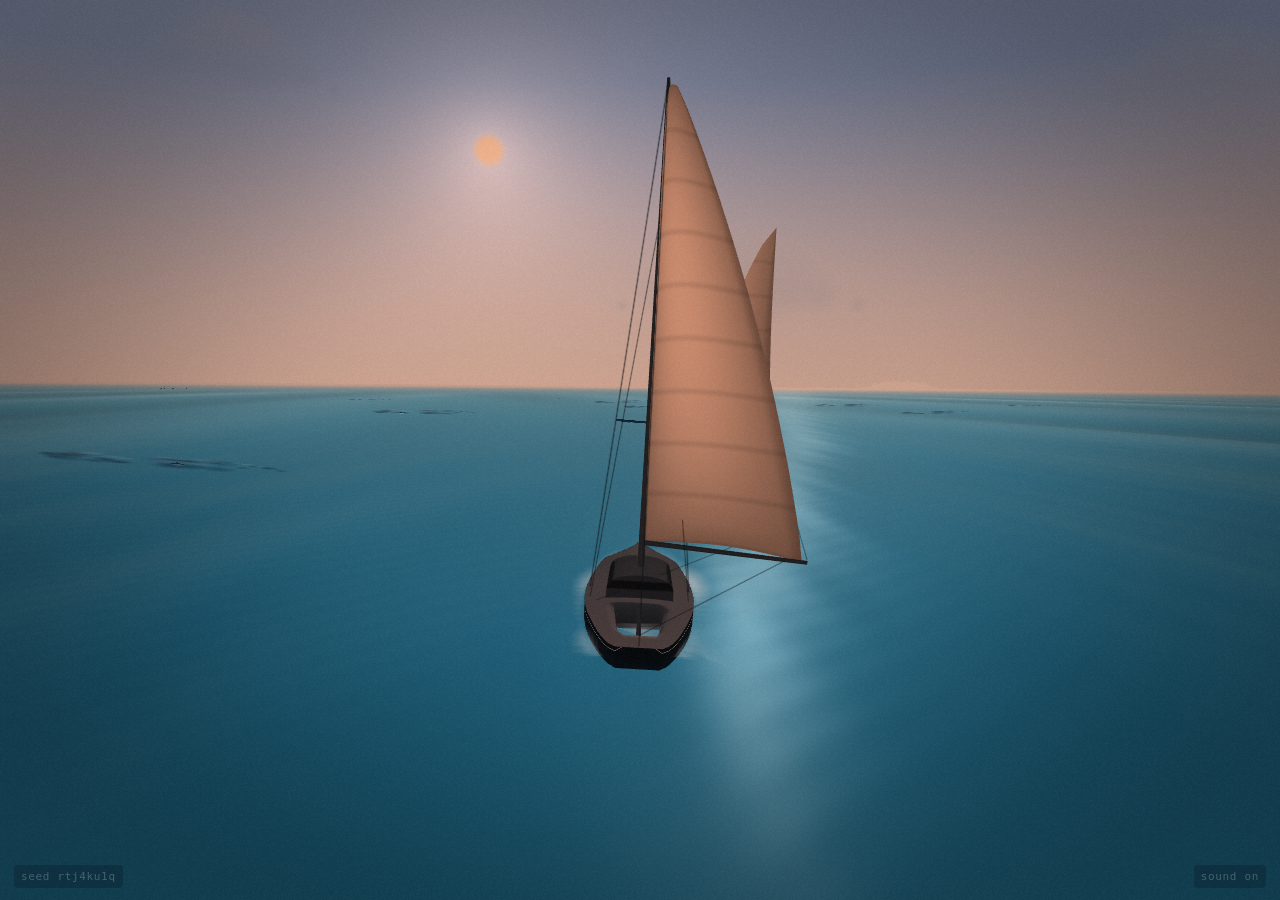
<file: index.html>
<!doctype html>
<html lang="en">
<head>
<meta charset="utf-8">
<meta name="viewport" content="width=device-width, initial-scale=1, viewport-fit=cover">
<title>slowlight</title>
<meta name="description" content="An endless, self-sailing ocean. Something small and quiet to look at.">
<meta name="color-scheme" content="dark">
<meta name="theme-color" content="#05070c">
<link rel="icon" href="data:image/svg+xml,%3Csvg xmlns='http://www.w3.org/2000/svg' viewBox='0 0 32 32'%3E%3Crect width='32' height='32' fill='%230b1222'/%3E%3Cpath d='M4 22h24l-3 5H7z' fill='%233c4d63'/%3E%3Cpath d='M16 4l7 15h-7z' fill='%23cbbda9'/%3E%3Cpath d='M15 8L9 19h6z' fill='%239aa7b5'/%3E%3C/svg%3E">
<link rel="stylesheet" href="style.css">
</head>
<body>
<canvas id="scene"></canvas>
<p id="seed" aria-label="World seed"></p>
<div id="sound" hidden>
  <input id="sound-level" type="range" min="0" max="100" step="1" value="34" aria-label="Sound volume">
  <button id="sound-toggle" type="button" aria-pressed="false"></button>
</div>
<p id="notice" hidden></p>
<noscript>
  <p class="fallback">slowlight draws its ocean with JavaScript. Enable it to watch the boat sail.</p>
</noscript>
<script src="js/util.js"></script>
<script src="js/seed.js"></script>
<script src="js/palette.js"></script>
<script src="js/weather.js"></script>
<script src="js/gl.js"></script>
<script src="js/batch.js"></script>
<script src="js/sky.js"></script>
<script src="js/sea.js"></script>
<script src="js/islands.js"></script>
<script src="js/flotsam.js"></script>
<script src="js/life.js"></script>
<script src="js/fish.js"></script>
<script src="js/boat.js"></script>
<script src="js/birds.js"></script>
<script src="js/overlay.js"></script>
<script src="js/camera.js"></script>
<script src="js/scene.js"></script>
<script src="js/fallback.js"></script>
<script src="js/audio.js"></script>
<script src="js/main.js"></script>
</body>
</html>
</file>
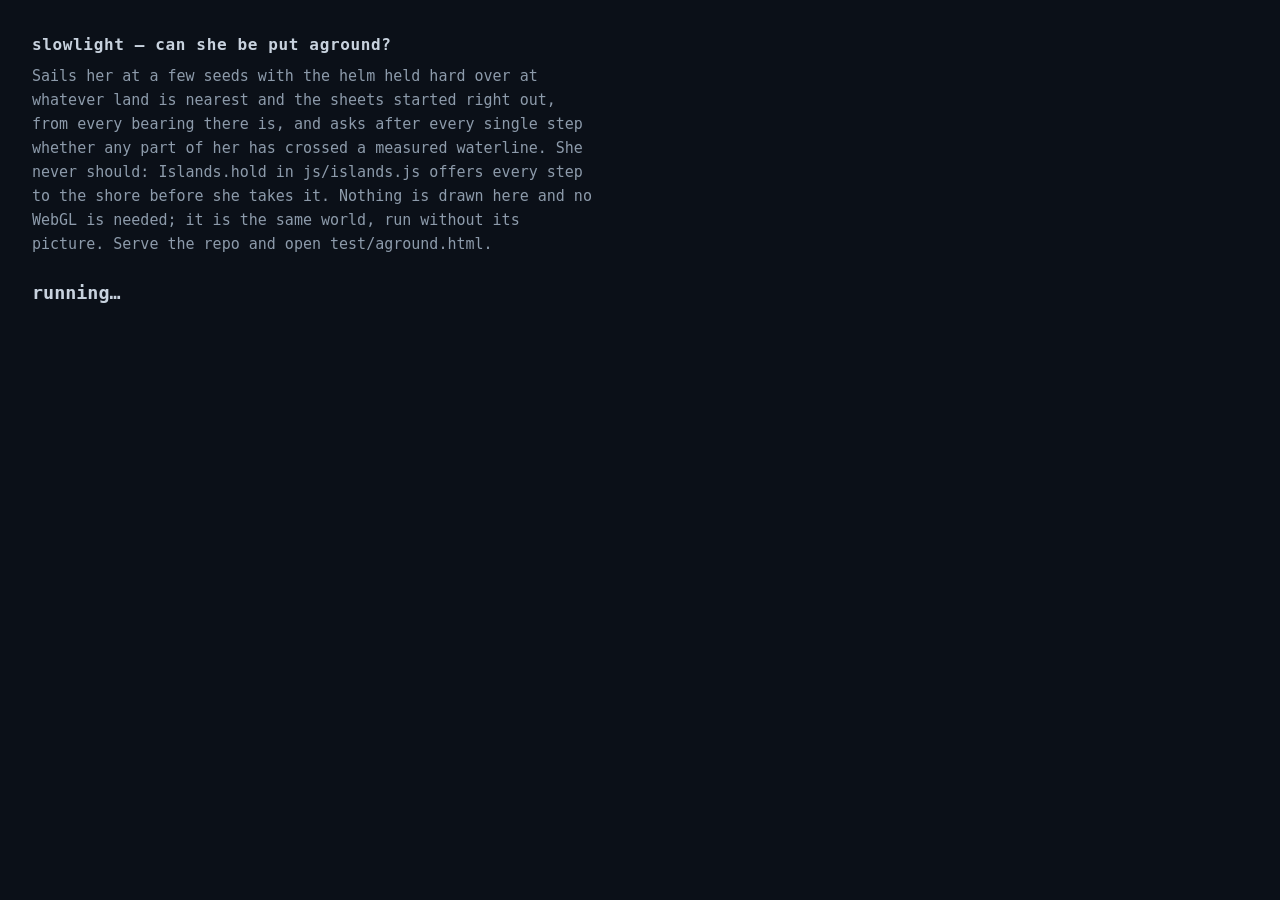
<file: test/aground.html>
<!doctype html>
<html lang="en">
<head>
<meta charset="utf-8">
<title>slowlight - can she be put aground?</title>
<meta name="color-scheme" content="dark light">
<style>
  body { margin: 0; padding: 2rem; font: 15px/1.6 ui-monospace, Menlo, monospace;
         background: #0b1018; color: #c8d2de; }
  h1 { font-size: 1rem; font-weight: 600; letter-spacing: 0.04em; margin: 0 0 0.4rem; }
  p { max-width: 62ch; color: #8d9bab; margin: 0 0 1.4rem; }
  #verdict { font-size: 1.15rem; font-weight: 700; margin: 1.2rem 0; }
  .pass { color: #7fd6a2; }
  .fail { color: #ff8e7a; }
  table { border-collapse: collapse; }
  td { padding: 0.1rem 1.2rem 0.1rem 0; }
  td:first-child { color: #8d9bab; }
</style>
</head>
<body>
<h1>slowlight &mdash; can she be put aground?</h1>
<p>
  Sails her at a few seeds with the helm held hard over at whatever land is
  nearest and the sheets started right out, from every bearing there is, and
  asks after every single step whether any part of her has crossed a measured
  waterline. She never should: <code>Islands.hold</code> in <code>js/islands.js</code>
  offers every step to the shore before she takes it. Nothing is drawn here and
  no WebGL is needed; it is the same world, run without its picture. Serve the
  repo and open <code>test/aground.html</code>.
</p>
<div id="verdict">running&hellip;</div>
<table id="rows"></table>

<script src="../js/util.js"></script>
<script src="../js/seed.js"></script>
<script src="../js/palette.js"></script>
<script src="../js/weather.js"></script>
<script src="../js/gl.js"></script>
<script src="../js/batch.js"></script>
<script src="../js/sky.js"></script>
<script src="../js/sea.js"></script>
<script src="../js/islands.js"></script>
<script src="../js/flotsam.js"></script>
<script src="../js/life.js"></script>
<script src="../js/boat.js"></script>
<script src="../js/birds.js"></script>
<script src="../js/overlay.js"></script>
<script src="../js/camera.js"></script>
<script src="../js/scene.js"></script>
<script>
(function (SL) {
  'use strict';
  var SEEDS = ['driftwood', 'harbour', 'kelp', 'rowan'];
  var BEARINGS = 4;          /* she comes at the land from each of these */
  var MINUTES = 4;           /* ...for this long, which is minutes, not hours */
  var DT = 1 / 30;
  var TAU = SL.TAU;

  /* The clearance `Islands` keeps to itself, written out here so the check is
   * asking the geometry rather than asking the thing under test. Negative
   * means some part of the boat's own point is inside that blob's waterline. */
  function clearOf(bl, lx, lz) {
    var px = lx - bl.dx, pz = lz - bl.dz;
    var ux = (px * bl.cs + pz * bl.sn) / bl.sx;
    var uz = (-px * bl.sn + pz * bl.cs) / bl.sz;
    var ru = Math.sqrt(ux * ux + uz * uz);
    if (ru < 1e-4) ru = 1e-4;
    var nx = ux / ru, nz = uz / ru, n = bl.shore.length;
    var f = ((Math.atan2(nz, nx) / TAU + 1) % 1) * n;
    var i = Math.floor(f), t = f - i;
    var sh = bl.shore[i % n] * (1 - t) + bl.shore[(i + 1) % n] * t;
    return (ru - sh) * Math.sqrt(nx * nx * bl.sx * bl.sx + nz * nz * bl.sz * bl.sz);
  }

  function worst(sc) {
    var best = Infinity, tgt = null, live = sc.islands.live, i, b;
    for (i = 0; i < live.length; i++) {
      for (b = 0; b < live[i].blobs.length; b++) {
        var bl = live[i].blobs[b];
        var c = clearOf(bl, sc.s.worldX - live[i].x, sc.s.worldZ - live[i].z);
        if (c < best) { best = c; tgt = { x: live[i].x + bl.dx, z: live[i].z + bl.dz }; }
      }
    }
    return { clear: best, tgt: tgt };
  }

  var runs = [];
  for (var si = 0; si < SEEDS.length; si++) {
    for (var bi = 0; bi < BEARINGS; bi++) runs.push({ seed: SEEDS[si], bearing: bi });
  }

  var at = 0, steps = Math.round(MINUTES * 60 / DT);
  var minClear = Infinity, breaches = 0, samples = 0, worstAt = null;
  var rows = document.getElementById('rows');
  var verdict = document.getElementById('verdict');

  function row(k, v) {
    var tr = document.createElement('tr');
    tr.innerHTML = '<td></td><td></td>';
    tr.children[0].textContent = k;
    tr.children[1].textContent = v;
    rows.appendChild(tr);
  }

  function one(run) {
    var sc = new SL.Scene(document.createElement('canvas'), run.seed);
    sc.s.heading = run.bearing / BEARINGS * TAU;
    for (var i = 0; i < steps; i++) {
      var w = worst(sc);
      samples++;
      if (w.clear < minClear) {
        minClear = w.clear;
        worstAt = run.seed + ', bearing ' + run.bearing;
      }
      if (w.clear < 0) breaches++;
      /* Full way on, helm hard over toward whatever land is nearest. */
      sc.s.throttleInput = 1;
      if (w.tgt) {
        var tx = w.tgt.x - sc.s.worldX, tz = w.tgt.z - sc.s.worldZ;
        var hx = Math.sin(sc.s.heading), hz = Math.cos(sc.s.heading);
        /* Heading turns from +z toward +x, so this is sin(target - heading). */
        sc.s.steerInput = (tx * hz - tz * hx) > 0 ? 1 : -1;
      } else sc.s.steerInput = 0;
      sc.update(DT);
    }
  }

  function tick() {
    if (at < runs.length) {
      one(runs[at]);
      at++;
      verdict.textContent = 'running... ' + at + ' of ' + runs.length;
      setTimeout(tick, 0);
      return;
    }
    var ok = breaches === 0;
    verdict.textContent = ok ? 'PASS - she was never inside a shore'
                             : 'FAIL - she was inside a shore';
    verdict.className = ok ? 'pass' : 'fail';
    row('runs', runs.length + ' (' + SEEDS.length + ' seeds x ' + BEARINGS +
        ' bearings x ' + MINUTES + ' min)');
    row('steps checked', String(samples));
    row('least water she had', minClear.toFixed(2) + ' m outside the waterline');
    row('where', worstAt);
    row('steps inside a shore', breaches);
    row('her keel asks for', new SL.Islands(new SL.World('x')).keel.toFixed(2) + ' m');
  }

  setTimeout(tick, 0);
})(window.SL);
</script>
</body>
</html>
</file>
<file: style.css>
/* slowlight - the page is only a frame for the canvas. */

* { box-sizing: border-box; }

html, body {
  margin: 0;
  padding: 0;
  height: 100%;
  overflow: hidden;
  background: #05070c;
}

body {
  font: 400 12px/1.4 ui-monospace, SFMono-Regular, "SF Mono", Menlo, Consolas, monospace;
  color: #aebbcd;
  -webkit-font-smoothing: antialiased;
}

#scene, #still {
  display: block;
  position: fixed;
  inset: 0;
  width: 100%;
  height: 100%;
  opacity: 0;
  transition: opacity 1.8s ease;
}

/* Fade the first frame in rather than snapping to it. */
.slowlight-ready #scene,
.slowlight-ready #still { opacity: 1; }
/* Stopped, the drawing buffer is no longer ours to rely on, so the page
   itself carries the last of the light. */
.slowlight-stopped #scene { opacity: 0; transition: opacity 0.5s ease; }

/* The still frame is the scene held, so it says so quietly and once. */
#notice {
  position: fixed;
  left: 50%;
  bottom: max(46px, calc(env(safe-area-inset-bottom) + 38px));
  transform: translateX(-50%);
  margin: 0;
  max-width: min(30rem, calc(100% - 48px));
  text-align: center;
  color: rgba(196, 210, 228, 0.42);
  letter-spacing: 0.04em;
  opacity: 0;
  transition: opacity 2.4s ease 1.2s;
}

.slowlight-ready #notice { opacity: 1; }
/* Stopped, the line is the only thing on the screen, so it should not keep
   someone waiting three seconds to find out how to start her again. */
.slowlight-stopped #notice { opacity: 1; transition: opacity 0.7s ease 0.35s; }
/* A held frame has no voyage to listen to, so the sound goes with it. */
.slowlight-still #sound { display: none; }

#seed {
  position: fixed;
  left: max(14px, env(safe-area-inset-left));
  bottom: max(12px, env(safe-area-inset-bottom));
  margin: 0;
  padding: 4px 7px;
  border-radius: 4px;
  font-size: 11px;
  letter-spacing: 0.06em;
  color: rgba(196, 210, 228, 0.30);
  background: rgba(6, 10, 18, 0.22);
  cursor: pointer;
  user-select: text;
  -webkit-user-select: text;
  opacity: 0;
  transition: opacity 2.4s ease 1.2s, color 0.5s ease, background-color 0.5s ease;
}

.slowlight-ready #seed { opacity: 1; }

#seed:hover,
#seed:focus-visible {
  color: rgba(214, 226, 242, 0.72);
  background: rgba(6, 10, 18, 0.42);
}

#seed.is-copied { color: rgba(214, 226, 242, 0.72); }

.slowlight-stopped #seed {
  opacity: 0;
  transition: opacity 1.2s ease;
  pointer-events: none;
}

/* The sound control answers the seed label across the bottom of the frame:
   the same whisper of a chip, brighter under a pointer or focus. The slider
   stays out of the way until it is wanted, but is always focusable. */

#sound[hidden] { display: none; }

#sound {
  position: fixed;
  right: max(14px, env(safe-area-inset-right));
  bottom: max(12px, env(safe-area-inset-bottom));
  display: flex;
  align-items: center;
  gap: 8px;
  opacity: 0;
  transition: opacity 2.4s ease 1.2s;
}

.slowlight-ready #sound { opacity: 1; }

#sound-toggle {
  margin: 0;
  padding: 4px 7px;
  border: 0;
  border-radius: 4px;
  font: inherit;
  font-size: 11px;
  letter-spacing: 0.06em;
  color: rgba(196, 210, 228, 0.30);
  background: rgba(6, 10, 18, 0.22);
  cursor: pointer;
  transition: color 0.5s ease, background-color 0.5s ease;
}

#sound:hover #sound-toggle,
#sound-toggle:focus-visible {
  color: rgba(214, 226, 242, 0.72);
  background: rgba(6, 10, 18, 0.42);
}

#sound.is-muted #sound-toggle { color: rgba(196, 210, 228, 0.22); }
#sound.is-muted:hover #sound-toggle { color: rgba(214, 226, 242, 0.55); }

#sound-level {
  width: 0;
  height: 14px;
  margin: 0;
  padding: 0;
  opacity: 0;
  background: transparent;
  cursor: pointer;
  -webkit-appearance: none;
  appearance: none;
  transition: width 0.4s ease, opacity 0.4s ease;
}

#sound:hover #sound-level,
#sound:focus-within #sound-level { width: 76px; opacity: 1; }

#sound-level::-webkit-slider-runnable-track {
  height: 2px;
  border-radius: 1px;
  background: rgba(196, 210, 228, 0.24);
}
#sound-level::-webkit-slider-thumb {
  -webkit-appearance: none;
  appearance: none;
  width: 9px;
  height: 9px;
  margin-top: -3.5px;
  border: 0;
  border-radius: 50%;
  background: rgba(214, 226, 242, 0.55);
}
#sound-level::-moz-range-track {
  height: 2px;
  border-radius: 1px;
  background: rgba(196, 210, 228, 0.24);
}
#sound-level::-moz-range-thumb {
  width: 9px;
  height: 9px;
  border: 0;
  border-radius: 50%;
  background: rgba(214, 226, 242, 0.55);
}

#sound-level:focus-visible,
#sound-toggle:focus-visible { outline: 1px solid rgba(214, 226, 242, 0.45); outline-offset: 2px; }

.slowlight-stopped #sound {
  opacity: 0;
  transition: opacity 1.2s ease;
  pointer-events: none;
}

.fallback {
  position: fixed;
  inset: 0;
  display: flex;
  align-items: center;
  justify-content: center;
  margin: 0;
  padding: 24px;
  text-align: center;
  color: rgba(196, 210, 228, 0.55);
}

@media (prefers-reduced-motion: reduce) {
  #scene, #still, #notice { transition: opacity 0.3s ease; }
  #seed { transition: color 0.3s ease, background-color 0.3s ease; opacity: 1; }
  #sound { transition: none; opacity: 1; }
  #sound-level { transition: opacity 0.2s ease; }
}
</file>
